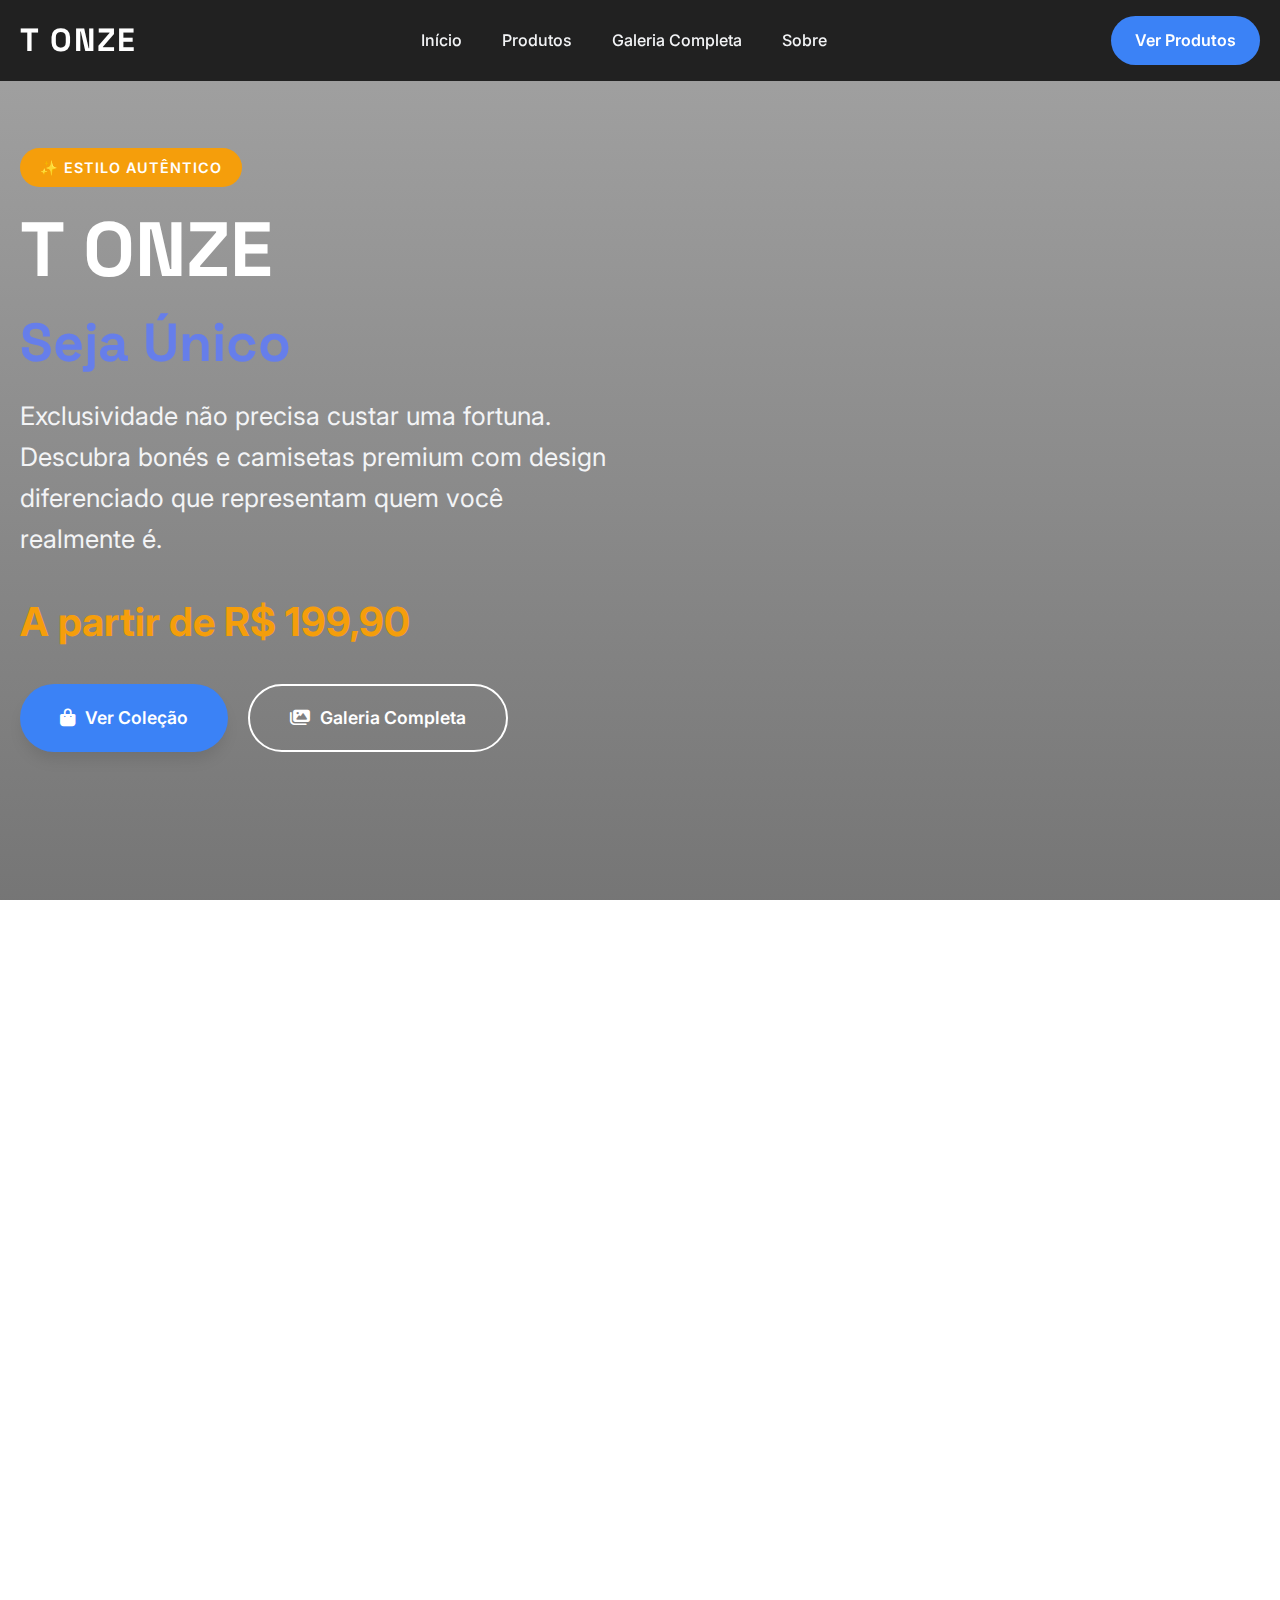
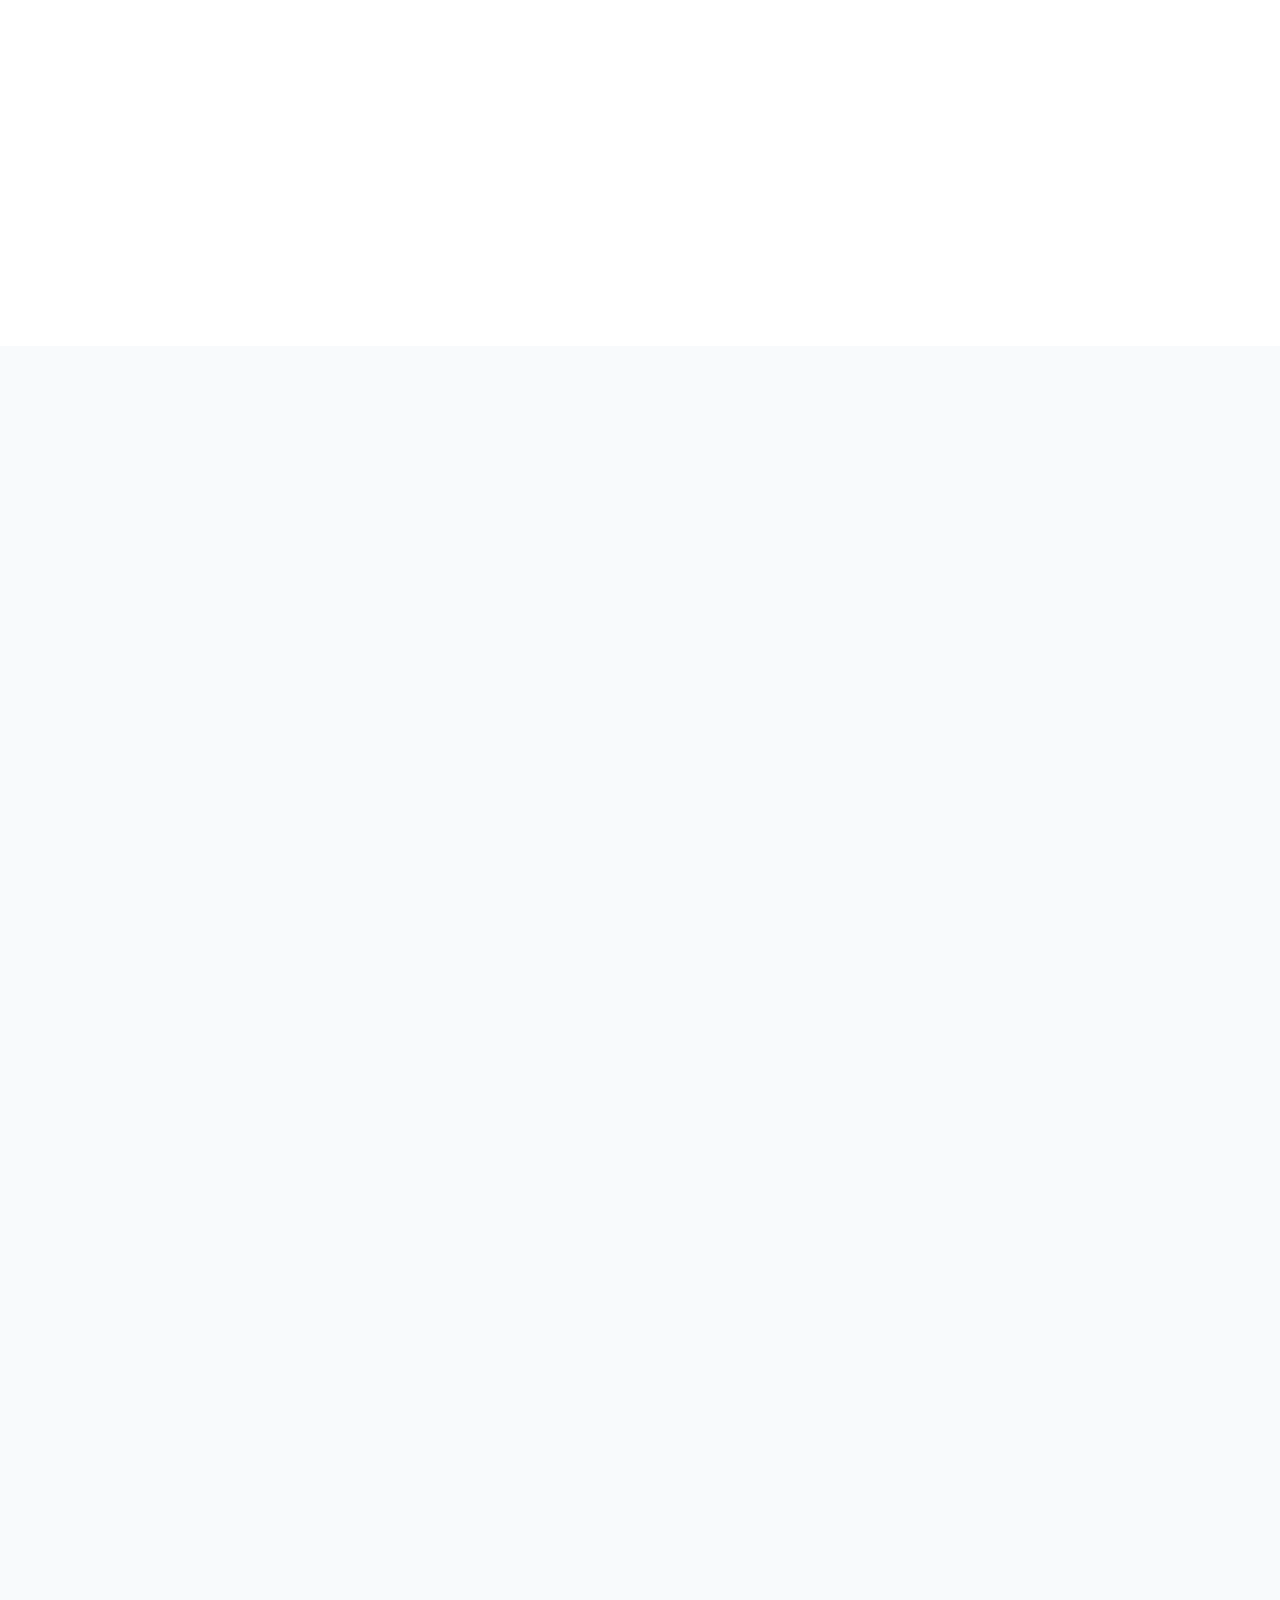
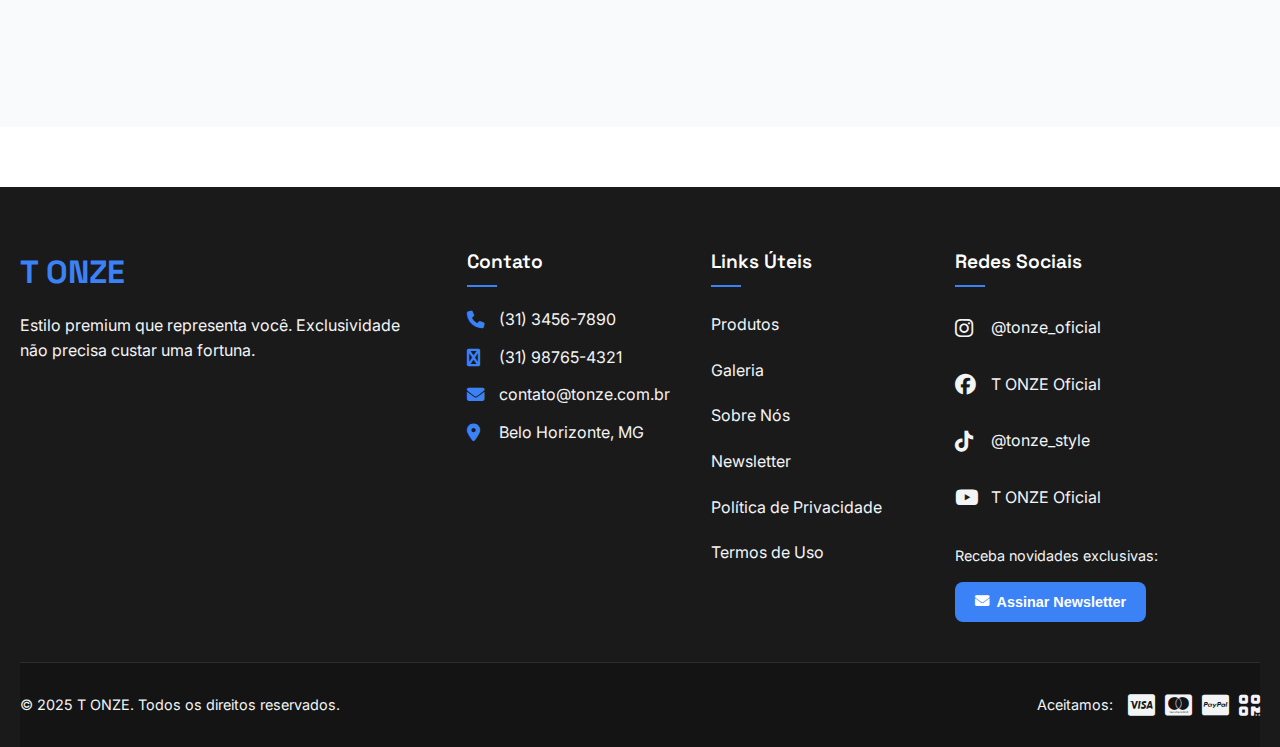
<file: index.html>
<!DOCTYPE html>
<html lang="pt-BR">
<head>
    <meta charset="UTF-8">
    <meta name="viewport" content="width=device-width, initial-scale=1.0">
    <title>T ONZE - Estilo Premium que Representa Você | Bonés e Camisetas Exclusivos</title>
    <meta name="description" content="T ONZE - A marca que entende seu estilo. Bonés e camisetas premium com design exclusivo, qualidade superior e preço justo. Exclusividade não precisa custar uma fortuna.">
    <meta name="keywords" content="bonés premium, camisetas exclusivas, T ONZE, streetwear, estilo urbano, moda masculina"
    
    <!-- Fonts -->
    <link rel="preconnect" href="https://fonts.googleapis.com">
    <link rel="preconnect" href="https://fonts.gstatic.com" crossorigin>
    <link href="https://fonts.googleapis.com/css2?family=Inter:wght@300;400;500;600;700;800;900&family=Space+Grotesk:wght@300;400;500;600;700&display=swap" rel="stylesheet">
    
    <!-- Icons -->
    <link href="https://cdnjs.cloudflare.com/ajax/libs/font-awesome/6.4.0/css/all.min.css" rel="stylesheet">
    
    <!-- Styles -->
    <link rel="stylesheet" href="styles.css">
</head>
<body>
    <!-- Header -->
    <header class="header" id="header">
        <div class="container">
            <nav class="nav">
                <a href="#" class="logo">T ONZE</a>                <ul class="nav-menu" id="navMenu">
                    <li><a href="#home" class="nav-link">Início</a></li>
                    <li><a href="#produtos" class="nav-link">Produtos</a></li>
                    <li><a href="galeria.html" class="nav-link">Galeria Completa</a></li>
                    <li><a href="#sobre" class="nav-link">Sobre</a></li>
                </ul>
                <a href="#produtos" class="header-cta">Ver Produtos</a>
                <button class="menu-toggle" id="menuToggle">
                    <i class="fas fa-bars"></i>
                </button>
            </nav>
        </div>
    </header>    <!-- Hero Section -->
    <section class="hero" id="home">
        <div class="container">
            <div class="hero-content fade-in-up">
                <div class="hero-text">
                    <div class="launch-badge">✨ Estilo Autêntico</div>
                    <h1 class="hero-title">T ONZE<br><span style="font-size: 0.7em; color: #667eea;">Seja Único</span></h1>
                    <p class="hero-subtitle">Exclusividade não precisa custar uma fortuna. Descubra bonés e camisetas premium com design diferenciado que representam quem você realmente é.</p>
                    <div class="hero-price">A partir de R$ 199,90</div>
                    <div class="hero-buttons">
                        <a href="#produtos" class="btn-primary">
                            <i class="fas fa-shopping-bag"></i>
                            Ver Coleção
                        </a>
                        <a href="galeria.html" class="btn-secondary">
                            <i class="fas fa-images"></i>
                            Galeria Completa
                        </a>
                    </div>
                </div>
                
                <div class="hero-product">
                    <div class="hero-product-image float-animation" style="background-image: url('img/Imagem do WhatsApp de 2025-06-19 à(s) 15.17.26_c4bf92af.jpg'); background-size: cover; background-position: center; width: 100%; height: 100%; border-radius: 20px;"></div>
                </div>
            </div>
        </div>
    </section>    <!-- Features Section -->
    <section class="features" id="sobre">
        <div class="container">
            <h2 class="section-title scroll-animate">Por que escolher T ONZE?</h2>
            
            <div class="features-grid scroll-animate">
                <div class="feature-card">
                    <div class="feature-icon">
                        <i class="fas fa-star"></i>
                    </div>
                    <h3 class="feature-title">Design Exclusivo</h3>
                    <p class="feature-description">Peças com design diferenciado que fogem do padrão. Você não vai encontrar igual em qualquer lugar.</p>
                </div>

                <div class="feature-card">
                    <div class="feature-icon">
                        <i class="fas fa-medal"></i>
                    </div>
                    <h3 class="feature-title">Qualidade Premium</h3>
                    <p class="feature-description">Materiais de primeira linha que garantem durabilidade. Nada de tecido que torce na costura ou desbota em 2 lavagens.</p>
                </div>

                <div class="feature-card">
                    <div class="feature-icon">
                        <i class="fas fa-heart"></i>
                    </div>
                    <h3 class="feature-title">Preço Justo</h3>
                    <p class="feature-description">Estilo premium sem pagar fortunas por uma marca famosa. Qualidade que você merece pelo preço que cabe no bolso.</p>
                </div>

                <div class="feature-card">
                    <div class="feature-icon">
                        <i class="fas fa-user"></i>
                    </div>
                    <h3 class="feature-title">Representa Você</h3>
                    <p class="feature-description">Peças que expressam sua personalidade autêntica. Para quem quer se destacar sendo quem realmente é.</p>
                </div>

                <div class="feature-card">
                    <div class="feature-icon">
                        <i class="fas fa-shield-alt"></i>
                    </div>
                    <h3 class="feature-title">Garantia de Satisfação</h3>
                    <p class="feature-description">Troca fácil e devolução garantida. Se não ficar satisfeito, devolvemos seu dinheiro sem complicação.</p>
                </div>

                <div class="feature-card">
                    <div class="feature-icon">
                        <i class="fas fa-shipping-fast"></i>
                    </div>
                    <h3 class="feature-title">Entrega Rápida</h3>
                    <p class="feature-description">Enviamos para todo o Brasil com frete grátis acima de R$ 200. Receba em casa com segurança e agilidade.</p>
                </div>
            </div>
        </div>
    </section>    <!-- Products Section -->
    <section class="products" id="produtos">
        <div class="container">
            <h2 class="section-title scroll-animate">Nossa Coleção</h2>
            <p class="section-subtitle scroll-animate">Conheça nossos produtos em destaque</p>
            
            <div class="products-grid scroll-animate">
                <div class="product-card">
                    <div class="product-image" style="background-image: url('img/Imagem do WhatsApp de 2025-06-19 à(s) 15.17.26_c4bf92af.jpg')">
                        <div class="product-overlay">
                            <div class="product-actions">
                                <a href="#" class="btn-product">Ver Detalhes</a>
                            </div>
                        </div>
                    </div>
                    <div class="product-info">
                        <h3 class="product-title">T ONZE Classic Black</h3>
                        <p class="product-description">Preto clássico, design atemporal</p>
                        <div class="product-price">R$ 199,90</div>
                    </div>
                </div>

                <div class="product-card">
                    <div class="product-image" style="background-image: url('img/Imagem do WhatsApp de 2025-06-19 à(s) 15.17.26_cb1bb060.jpg')">
                        <div class="product-overlay">
                            <div class="product-actions">
                                <a href="#" class="btn-product">Ver Detalhes</a>
                            </div>
                        </div>
                    </div>
                    <div class="product-info">
                        <h3 class="product-title">T ONZE Urban Style</h3>
                        <p class="product-description">Estilo urbano moderno e exclusivo</p>
                        <div class="product-price">R$ 229,90</div>
                    </div>
                </div>

                <div class="product-card">
                    <div class="product-image" style="background-image: url('img/Imagem do WhatsApp de 2025-06-19 à(s) 15.17.26_f77f704a.jpg')">
                        <div class="product-overlay">
                            <div class="product-actions">
                                <a href="#" class="btn-product">Ver Detalhes</a>
                            </div>
                        </div>
                    </div>
                    <div class="product-info">
                        <h3 class="product-title">T ONZE Sport Edition</h3>
                        <p class="product-description">Performance e conforto superiores</p>
                        <div class="product-price">R$ 269,90</div>
                    </div>
                </div>

                <div class="product-card">
                    <div class="product-image" style="background-image: url('img/Imagem do WhatsApp de 2025-06-19 à(s) 15.17.27_c144160f.jpg')">
                        <div class="product-overlay">
                            <div class="product-actions">
                                <a href="#" class="btn-product">Ver Detalhes</a>
                            </div>
                        </div>
                    </div>
                    <div class="product-info">
                        <h3 class="product-title">T ONZE Signature</h3>
                        <p class="product-description">Nossa linha premium signature</p>
                        <div class="product-price">R$ 299,90</div>
                    </div>
                </div>

                <div class="product-card">
                    <div class="product-image" style="background-image: url('img/Imagem do WhatsApp de 2025-06-19 à(s) 15.17.27_dd78c2b0.jpg')">
                        <div class="product-overlay">
                            <div class="product-actions">
                                <a href="#" class="btn-product">Ver Detalhes</a>
                            </div>
                        </div>
                    </div>
                    <div class="product-info">
                        <h3 class="product-title">T ONZE Street Culture</h3>
                        <p class="product-description">Celebre a cultura de rua com estilo</p>
                        <div class="product-price">R$ 249,90</div>
                    </div>
                </div>
            </div>
            
            <div class="section-cta scroll-animate">
                <a href="galeria.html" class="btn-primary">
                    <i class="fas fa-images"></i>
                    Ver Todos os Produtos
                </a>
            </div>
        </div>
    </section>

    <!-- Footer -->
    <footer class="footer">
        <div class="container">
            <div class="footer-content">
                <div class="footer-section">
                    <div class="footer-logo">
                        <h3>T ONZE</h3>
                        <p>Estilo premium que representa você. Exclusividade não precisa custar uma fortuna.</p>
                    </div>
                </div>
                
                <div class="footer-section">
                    <h4>Contato</h4>
                    <div class="contact-info">
                        <div class="contact-item">
                            <i class="fas fa-phone"></i>
                            <span>(31) 3456-7890</span>
                        </div>
                        <div class="contact-item">
                            <i class="fas fa-whatsapp"></i>
                            <span>(31) 98765-4321</span>
                        </div>
                        <div class="contact-item">
                            <i class="fas fa-envelope"></i>
                            <span>contato@tonze.com.br</span>
                        </div>
                        <div class="contact-item">
                            <i class="fas fa-map-marker-alt"></i>
                            <span>Belo Horizonte, MG</span>
                        </div>
                    </div>
                </div>
                
                <div class="footer-section">
                    <h4>Links Úteis</h4>
                    <ul class="footer-links">
                        <li><a href="#produtos">Produtos</a></li>
                        <li><a href="galeria.html">Galeria</a></li>
                        <li><a href="#sobre">Sobre Nós</a></li>
                        <li><a href="#" data-modal="newsletter">Newsletter</a></li>
                        <li><a href="#">Política de Privacidade</a></li>
                        <li><a href="#">Termos de Uso</a></li>
                    </ul>
                </div>
                
                <div class="footer-section">
                    <h4>Redes Sociais</h4>
                    <div class="social-links">
                        <a href="https://instagram.com/tonze_oficial" target="_blank" class="social-link">
                            <i class="fab fa-instagram"></i>
                            <span>@tonze_oficial</span>
                        </a>
                        <a href="https://facebook.com/tonzeoficial" target="_blank" class="social-link">
                            <i class="fab fa-facebook"></i>
                            <span>T ONZE Oficial</span>
                        </a>
                        <a href="https://tiktok.com/@tonze_style" target="_blank" class="social-link">
                            <i class="fab fa-tiktok"></i>
                            <span>@tonze_style</span>
                        </a>
                        <a href="https://youtube.com/@tonzeoficial" target="_blank" class="social-link">
                            <i class="fab fa-youtube"></i>
                            <span>T ONZE Oficial</span>
                        </a>
                    </div>
                    
                    <div class="newsletter-signup">
                        <p>Receba novidades exclusivas:</p>
                        <button class="btn-newsletter-footer" data-modal="newsletter">
                            <i class="fas fa-envelope"></i>
                            Assinar Newsletter
                        </button>
                    </div>
                </div>
            </div>
            
            <div class="footer-bottom">
                <div class="footer-bottom-content">
                    <p>&copy; 2025 T ONZE. Todos os direitos reservados.</p>
                    <div class="payment-methods">
                        <span>Aceitamos:</span>
                        <div class="payment-icons">
                            <i class="fab fa-cc-visa"></i>
                            <i class="fab fa-cc-mastercard"></i>
                            <i class="fab fa-cc-paypal"></i>
                            <i class="fas fa-qrcode" title="PIX"></i>
                        </div>
                    </div>
                </div>
            </div>
        </div>
    </footer>

    <!-- CTA Section -->
   
    <!-- JavaScript -->
    <script src="script.js"></script>
</html>
</file>
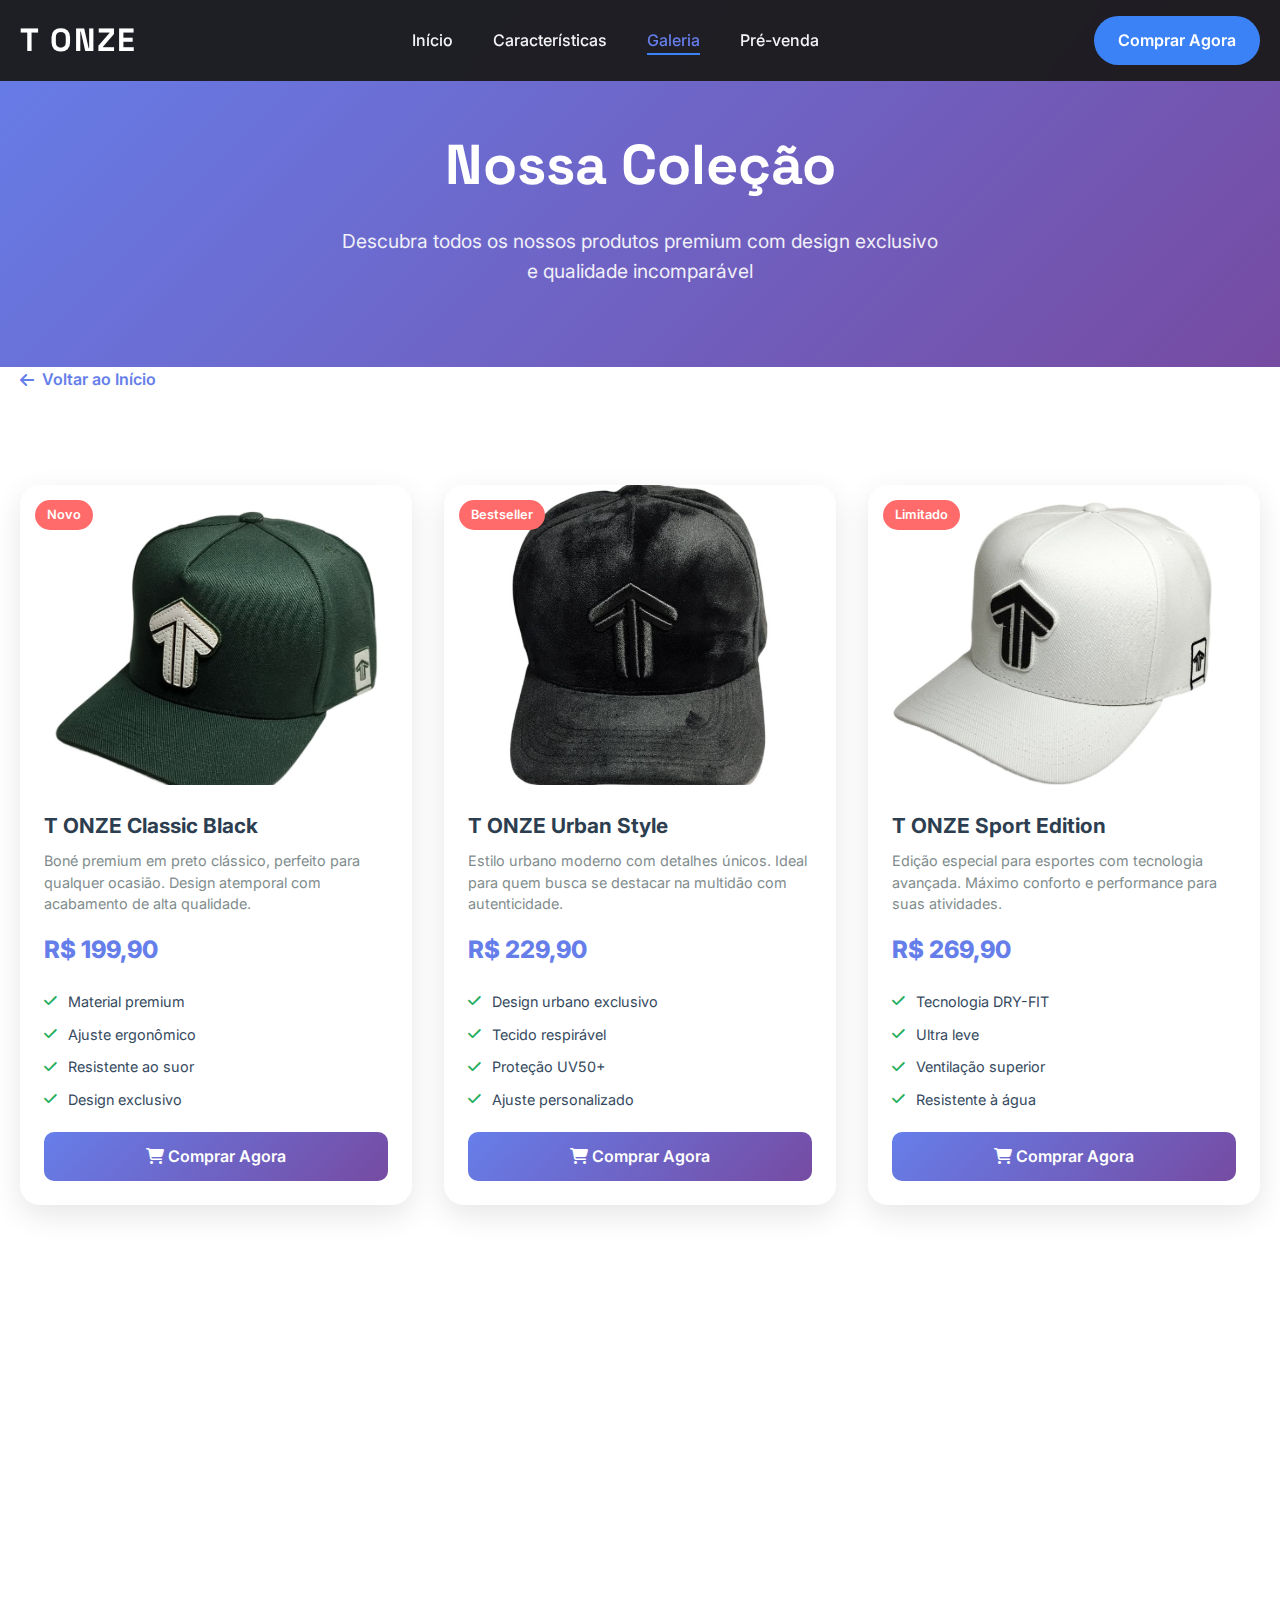
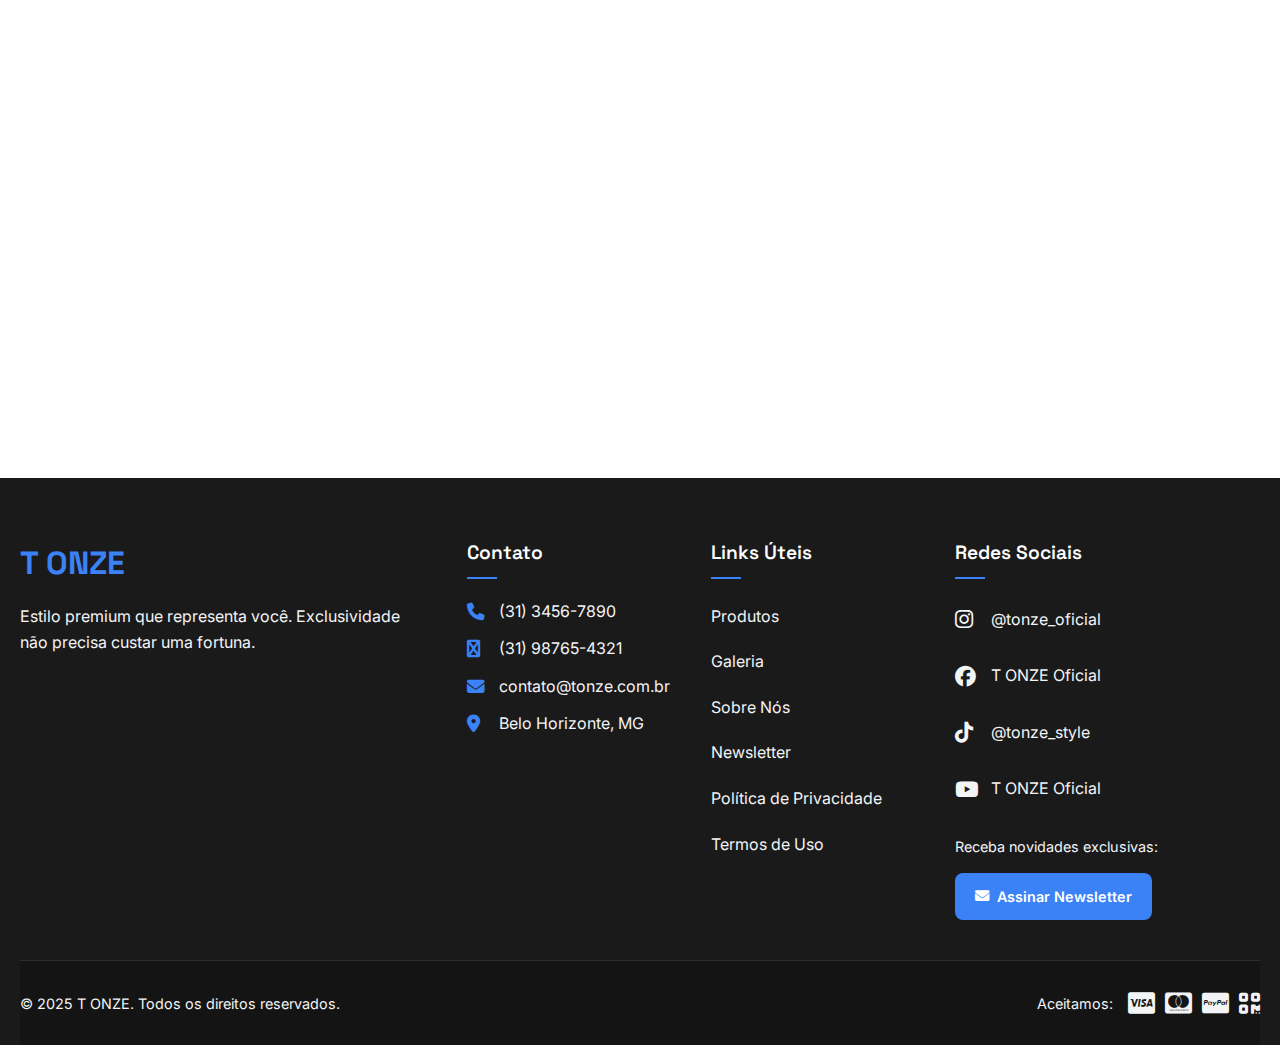
<file: galeria.html>
<!DOCTYPE html>
<html lang="pt-BR">
<head>
    <meta charset="UTF-8">
    <meta name="viewport" content="width=device-width, initial-scale=1.0">
    <title>Galeria de Produtos - T ONZE | Estilo Premium</title>
    <meta name="description" content="Conheça toda a coleção T ONZE - Bonés premium com design exclusivo e qualidade incomparável.">
    <meta name="keywords" content="bonés premium, T ONZE, coleção, galeria produtos">
    
    <!-- Fonts -->
    <link rel="preconnect" href="https://fonts.googleapis.com">
    <link rel="preconnect" href="https://fonts.gstatic.com" crossorigin>
    <link href="https://fonts.googleapis.com/css2?family=Inter:wght@300;400;500;600;700;800;900&family=Space+Grotesk:wght@300;400;500;600;700&display=swap" rel="stylesheet">
    
    <!-- Icons -->
    <link href="https://cdnjs.cloudflare.com/ajax/libs/font-awesome/6.4.0/css/all.min.css" rel="stylesheet">
    
    <!-- Styles -->
    <link rel="stylesheet" href="styles.css">
    
    <style>
        .gallery-header {
            background: linear-gradient(135deg, #667eea 0%, #764ba2 100%);
            padding: 120px 0 80px;
            text-align: center;
            color: white;
        }
        
        .gallery-header h1 {
            font-size: 3.5rem;
            font-weight: 800;
            margin-bottom: 1rem;
            font-family: 'Space Grotesk', sans-serif;
        }
        
        .gallery-header p {
            font-size: 1.2rem;
            max-width: 600px;
            margin: 0 auto;
            opacity: 0.9;
        }
        
        .products-grid {
            display: grid;
            grid-template-columns: repeat(auto-fit, minmax(300px, 1fr));
            gap: 2rem;
            padding: 60px 0;
        }
        
        .product-card {
            background: white;
            border-radius: 20px;
            overflow: hidden;
            box-shadow: 0 10px 30px rgba(0,0,0,0.1);
            transition: transform 0.3s ease, box-shadow 0.3s ease;
            position: relative;
        }
        
        .product-card:hover {
            transform: translateY(-10px);
            box-shadow: 0 20px 50px rgba(0,0,0,0.2);
        }
        
        .product-image {
            height: 300px;
            background-size: cover;
            background-position: center;
            position: relative;
            overflow: hidden;
        }
        
        .product-badge {
            position: absolute;
            top: 15px;
            left: 15px;
            background: #ff6b6b;
            color: white;
            padding: 5px 12px;
            border-radius: 20px;
            font-size: 0.8rem;
            font-weight: 600;
        }
        
        .product-info {
            padding: 1.5rem;
        }
        
        .product-title {
            font-size: 1.3rem;
            font-weight: 700;
            margin-bottom: 0.5rem;
            color: #2c3e50;
        }
        
        .product-description {
            color: #7f8c8d;
            margin-bottom: 1rem;
            font-size: 0.9rem;
            line-height: 1.5;
        }
        
        .product-price {
            font-size: 1.5rem;
            font-weight: 800;
            color: #667eea;
            margin-bottom: 1rem;
        }
        
        .product-features {
            list-style: none;
            padding: 0;
            margin: 1rem 0;
        }
        
        .product-features li {
            padding: 0.3rem 0;
            color: #34495e;
            font-size: 0.9rem;
            display: flex;
            align-items: center;
        }
        
        .product-features li i {
            margin-right: 0.5rem;
            color: #27ae60;
            width: 16px;
        }
        
        .btn-product {
            width: 100%;
            padding: 12px;
            background: linear-gradient(135deg, #667eea 0%, #764ba2 100%);
            color: white;
            text-decoration: none;
            border-radius: 10px;
            font-weight: 600;
            text-align: center;
            transition: transform 0.2s ease;
            display: block;
        }
        
        .btn-product:hover {
            transform: scale(1.05);
            color: white;
        }
        
        .nav-link.active {
            color: #667eea !important;
        }
        
        .back-home {
            display: inline-flex;
            align-items: center;
            gap: 0.5rem;
            color: #667eea;
            text-decoration: none;
            font-weight: 600;
            margin-bottom: 2rem;
            transition: color 0.3s ease;
        }
        
        .back-home:hover {
            color: #764ba2;
        }
        
        @media (max-width: 768px) {
            .gallery-header h1 {
                font-size: 2.5rem;
            }
            
            .products-grid {
                grid-template-columns: 1fr;
                padding: 40px 0;
            }
        }
    </style>
</head>
<body>
    <!-- Header -->
    <header class="header" id="header">
        <div class="container">
            <nav class="nav">
                <a href="index.html" class="logo">T ONZE</a>
                <ul class="nav-menu" id="navMenu">
                    <li><a href="index.html" class="nav-link">Início</a></li>
                    <li><a href="index.html#features" class="nav-link">Características</a></li>
                    <li><a href="galeria.html" class="nav-link active">Galeria</a></li>
                    <li><a href="index.html#preorder" class="nav-link">Pré-venda</a></li>
                </ul>
                <a href="index.html#preorder" class="header-cta">Comprar Agora</a>
                <button class="menu-toggle" id="menuToggle">
                    <i class="fas fa-bars"></i>
                </button>
            </nav>
        </div>
    </header>

    <!-- Gallery Header -->
    <section class="gallery-header">
        <div class="container">
            <h1>Nossa Coleção</h1>
            <p>Descubra todos os nossos produtos premium com design exclusivo e qualidade incomparável</p>
        </div>
    </section>

    <!-- Products Section -->
    <section class="products-section">
        <div class="container">
            <a href="index.html" class="back-home">
                <i class="fas fa-arrow-left"></i>
                Voltar ao Início
            </a>
            
            <div class="products-grid">
                <!-- Produto 1 -->
                <div class="product-card scroll-animate">
                    <div class="product-image" style="background-image: url('img/Imagem do WhatsApp de 2025-06-19 à(s) 15.17.26_c4bf92af.jpg')">
                        <div class="product-badge">Novo</div>
                    </div>
                    <div class="product-info">
                        <h3 class="product-title">T ONZE Classic Black</h3>
                        <p class="product-description">Boné premium em preto clássico, perfeito para qualquer ocasião. Design atemporal com acabamento de alta qualidade.</p>
                        <div class="product-price">R$ 199,90</div>
                        <ul class="product-features">
                            <li><i class="fas fa-check"></i> Material premium</li>
                            <li><i class="fas fa-check"></i> Ajuste ergonômico</li>
                            <li><i class="fas fa-check"></i> Resistente ao suor</li>
                            <li><i class="fas fa-check"></i> Design exclusivo</li>
                        </ul>
                        <a href="#" class="btn-product">
                            <i class="fas fa-shopping-cart"></i>
                            Comprar Agora
                        </a>
                    </div>
                </div>

                <!-- Produto 2 -->
                <div class="product-card scroll-animate">
                    <div class="product-image" style="background-image: url('img/Imagem do WhatsApp de 2025-06-19 à(s) 15.17.26_cb1bb060.jpg')">
                        <div class="product-badge">Bestseller</div>
                    </div>
                    <div class="product-info">
                        <h3 class="product-title">T ONZE Urban Style</h3>
                        <p class="product-description">Estilo urbano moderno com detalhes únicos. Ideal para quem busca se destacar na multidão com autenticidade.</p>
                        <div class="product-price">R$ 229,90</div>
                        <ul class="product-features">
                            <li><i class="fas fa-check"></i> Design urbano exclusivo</li>
                            <li><i class="fas fa-check"></i> Tecido respirável</li>
                            <li><i class="fas fa-check"></i> Proteção UV50+</li>
                            <li><i class="fas fa-check"></i> Ajuste personalizado</li>
                        </ul>
                        <a href="#" class="btn-product">
                            <i class="fas fa-shopping-cart"></i>
                            Comprar Agora
                        </a>
                    </div>
                </div>

                <!-- Produto 3 -->
                <div class="product-card scroll-animate">
                    <div class="product-image" style="background-image: url('img/Imagem do WhatsApp de 2025-06-19 à(s) 15.17.26_f77f704a.jpg')">
                        <div class="product-badge">Limitado</div>
                    </div>
                    <div class="product-info">
                        <h3 class="product-title">T ONZE Sport Edition</h3>
                        <p class="product-description">Edição especial para esportes com tecnologia avançada. Máximo conforto e performance para suas atividades.</p>
                        <div class="product-price">R$ 269,90</div>
                        <ul class="product-features">
                            <li><i class="fas fa-check"></i> Tecnologia DRY-FIT</li>
                            <li><i class="fas fa-check"></i> Ultra leve</li>
                            <li><i class="fas fa-check"></i> Ventilação superior</li>
                            <li><i class="fas fa-check"></i> Resistente à água</li>
                        </ul>
                        <a href="#" class="btn-product">
                            <i class="fas fa-shopping-cart"></i>
                            Comprar Agora
                        </a>
                    </div>
                </div>

                <!-- Produto 4 -->
                <div class="product-card scroll-animate">
                    <div class="product-image" style="background-image: url('img/Imagem do WhatsApp de 2025-06-19 à(s) 15.17.27_c144160f.jpg')">
                        <div class="product-badge">Premium</div>
                    </div>
                    <div class="product-info">
                        <h3 class="product-title">T ONZE Signature</h3>
                        <p class="product-description">Nossa linha signature com materiais de primeira qualidade. O que há de melhor em design e funcionalidade.</p>
                        <div class="product-price">R$ 299,90</div>
                        <ul class="product-features">
                            <li><i class="fas fa-check"></i> Materiais premium</li>
                            <li><i class="fas fa-check"></i> Edição limitada</li>
                            <li><i class="fas fa-check"></i> Bordado exclusivo</li>
                            <li><i class="fas fa-check"></i> Garantia estendida</li>
                        </ul>
                        <a href="#" class="btn-product">
                            <i class="fas fa-shopping-cart"></i>
                            Comprar Agora
                        </a>
                    </div>
                </div>

                <!-- Produto 5 -->
                <div class="product-card scroll-animate">
                    <div class="product-image" style="background-image: url('img/Imagem do WhatsApp de 2025-06-19 à(s) 15.17.27_dd78c2b0.jpg')">
                        <div class="product-badge">Exclusivo</div>
                    </div>
                    <div class="product-info">
                        <h3 class="product-title">T ONZE Street Culture</h3>
                        <p class="product-description">Celebre a cultura de rua com estilo único. Design inspirado na diversidade urbana e na expressão pessoal.</p>
                        <div class="product-price">R$ 249,90</div>
                        <ul class="product-features">
                            <li><i class="fas fa-check"></i> Design street art</li>
                            <li><i class="fas fa-check"></i> Cores vibrantes</li>
                            <li><i class="fas fa-check"></i> Conforto total</li>
                            <li><i class="fas fa-check"></i> Estilo autêntico</li>
                        </ul>
                        <a href="#" class="btn-product">
                            <i class="fas fa-shopping-cart"></i>
                            Comprar Agora
                        </a>
                    </div>
                </div>
            </div>
        </div>
    </section>

    <!-- Footer -->
    <footer class="footer">
        <div class="container">
            <div class="footer-content">
                <div class="footer-section">
                    <div class="footer-logo">
                        <h3>T ONZE</h3>
                        <p>Estilo premium que representa você. Exclusividade não precisa custar uma fortuna.</p>
                    </div>
                </div>
                
                <div class="footer-section">
                    <h4>Contato</h4>
                    <div class="contact-info">
                        <div class="contact-item">
                            <i class="fas fa-phone"></i>
                            <span>(31) 3456-7890</span>
                        </div>
                        <div class="contact-item">
                            <i class="fas fa-whatsapp"></i>
                            <span>(31) 98765-4321</span>
                        </div>
                        <div class="contact-item">
                            <i class="fas fa-envelope"></i>
                            <span>contato@tonze.com.br</span>
                        </div>
                        <div class="contact-item">
                            <i class="fas fa-map-marker-alt"></i>
                            <span>Belo Horizonte, MG</span>
                        </div>
                    </div>
                </div>
                
                <div class="footer-section">
                    <h4>Links Úteis</h4>
                    <ul class="footer-links">
                        <li><a href="index.html#produtos">Produtos</a></li>
                        <li><a href="galeria.html">Galeria</a></li>
                        <li><a href="index.html#sobre">Sobre Nós</a></li>
                        <li><a href="index.html" data-modal="newsletter">Newsletter</a></li>
                        <li><a href="#">Política de Privacidade</a></li>
                        <li><a href="#">Termos de Uso</a></li>
                    </ul>
                </div>
                
                <div class="footer-section">
                    <h4>Redes Sociais</h4>
                    <div class="social-links">
                        <a href="https://instagram.com/tonze_oficial" target="_blank" class="social-link">
                            <i class="fab fa-instagram"></i>
                            <span>@tonze_oficial</span>
                        </a>
                        <a href="https://facebook.com/tonzeoficial" target="_blank" class="social-link">
                            <i class="fab fa-facebook"></i>
                            <span>T ONZE Oficial</span>
                        </a>
                        <a href="https://tiktok.com/@tonze_style" target="_blank" class="social-link">
                            <i class="fab fa-tiktok"></i>
                            <span>@tonze_style</span>
                        </a>
                        <a href="https://youtube.com/@tonzeoficial" target="_blank" class="social-link">
                            <i class="fab fa-youtube"></i>
                            <span>T ONZE Oficial</span>
                        </a>
                    </div>
                    
                    <div class="newsletter-signup">
                        <p>Receba novidades exclusivas:</p>
                        <a href="index.html" class="btn-newsletter-footer">
                            <i class="fas fa-envelope"></i>
                            Assinar Newsletter
                        </a>
                    </div>
                </div>
            </div>
            
            <div class="footer-bottom">
                <div class="footer-bottom-content">
                    <p>&copy; 2025 T ONZE. Todos os direitos reservados.</p>
                    <div class="payment-methods">
                        <span>Aceitamos:</span>
                        <div class="payment-icons">
                            <i class="fab fa-cc-visa"></i>
                            <i class="fab fa-cc-mastercard"></i>
                            <i class="fab fa-cc-paypal"></i>
                            <i class="fas fa-qrcode" title="PIX"></i>
                        </div>
                    </div>
                </div>
            </div>
        </div>
    </footer>

    <!-- JavaScript -->
    <script src="script.js"></script>
</body>
</html>
</file>
<file: styles.css>
/* T ONZE - Landing Page Styles */

* {
    margin: 0;
    padding: 0;
    box-sizing: border-box;
}

:root {
    --primary-dark: #1a1a1a;
    --primary-medium: #2d2d2d;
    --primary-light: #404040;
    --accent-gray: #6b7280;
    --light-gray: #f3f4f6;
    --pure-white: #ffffff;
    --accent-color: #3b82f6;
    --accent-orange: #f59e0b;
    --gradient-primary: linear-gradient(135deg, #1a1a1a 0%, #2d2d2d 100%);
    --gradient-accent: linear-gradient(135deg, #6b7280 0%, #404040 100%);
    --shadow-light: 0 4px 6px -1px rgba(0, 0, 0, 0.1);
    --shadow-medium: 0 10px 15px -3px rgba(0, 0, 0, 0.1);
    --shadow-heavy: 0 25px 50px -12px rgba(0, 0, 0, 0.25);
    --border-radius: 20px;
}

body {
    font-family: 'Inter', sans-serif;
    line-height: 1.6;
    color: var(--primary-dark);
    overflow-x: hidden;
    scroll-behavior: smooth;
}

.container {
    max-width: 1400px;
    margin: 0 auto;
    padding: 0 20px;
}

/* Header */
.header {
    background: rgba(26, 26, 26, 0.95);
    backdrop-filter: blur(20px);
    position: fixed;
    top: 0;
    left: 0;
    right: 0;
    z-index: 1000;
    padding: 15px 0;
    transition: all 0.3s ease;
}

.header.scrolled {
    background: rgba(26, 26, 26, 0.98);
    box-shadow: var(--shadow-medium);
    padding: 10px 0;
}

.nav {
    display: flex;
    justify-content: space-between;
    align-items: center;
}

.logo {
    font-family: 'Space Grotesk', sans-serif;
    font-size: 2rem;
    font-weight: 700;
    color: var(--pure-white);
    text-decoration: none;
    letter-spacing: 2px;
}

.nav-menu {
    display: flex;
    list-style: none;
    gap: 40px;
    align-items: center;
}

.nav-link {
    color: var(--light-gray);
    text-decoration: none;
    font-weight: 500;
    transition: all 0.3s ease;
    position: relative;
}

.nav-link:hover {
    color: var(--pure-white);
}

.nav-link::after {
    content: '';
    position: absolute;
    bottom: -5px;
    left: 0;
    width: 0;
    height: 2px;
    background: var(--accent-color);
    transition: width 0.3s ease;
}

.nav-link:hover::after {
    width: 100%;
}

.header-cta {
    background: var(--accent-color);
    color: var(--pure-white);
    padding: 12px 24px;
    border-radius: 25px;
    text-decoration: none;
    font-weight: 600;
    transition: all 0.3s ease;
}

.header-cta:hover {
    background: var(--accent-orange);
    transform: translateY(-2px);
}

.menu-toggle {
    display: none;
    background: none;
    border: none;
    color: var(--pure-white);
    font-size: 1.5rem;
    cursor: pointer;
}

/* Hero Section */
.hero {
    height: 100vh;
    background: linear-gradient(rgba(26, 26, 26, 0.4), rgba(26, 26, 26, 0.6)), 
                url('https://images.unsplash.com/photo-1556306535-38febf6782e7?ixlib=rb-4.0.3&ixid=M3wxMjA3fDB8MHxwaG90by1wYWdlfHx8fGVufDB8fHx8fA%3D%3D&auto=format&fit=crop&w=2070&q=80');
    background-size: cover;
    background-position: center;
    background-attachment: fixed;
    display: flex;
    align-items: center;
    position: relative;
}

.hero-content {
    display: grid;
    grid-template-columns: 1fr 1fr;
    gap: 60px;
    align-items: center;
    width: 100%;
}

.hero-text {
    color: var(--pure-white);
}

.launch-badge {
    display: inline-block;
    background: var(--accent-orange);
    color: var(--pure-white);
    padding: 8px 20px;
    border-radius: 25px;
    font-size: 0.9rem;
    font-weight: 600;
    margin-bottom: 20px;
    text-transform: uppercase;
    letter-spacing: 1px;
}

.hero-title {
    font-family: 'Space Grotesk', sans-serif;
    font-size: clamp(3rem, 6vw, 5rem);
    font-weight: 800;
    margin-bottom: 20px;
    line-height: 1.1;
}

.hero-subtitle {
    font-size: clamp(1.2rem, 2vw, 1.6rem);
    margin-bottom: 30px;
    color: var(--light-gray);
    line-height: 1.6;
}

.hero-price {
    font-size: 2.5rem;
    font-weight: 700;
    color: var(--accent-orange);
    margin-bottom: 30px;
}

.hero-buttons {
    display: flex;
    gap: 20px;
    flex-wrap: wrap;
}

.btn-primary {
    background: var(--accent-color);
    color: var(--pure-white);
    padding: 18px 40px;
    border: none;
    border-radius: 50px;
    font-weight: 600;
    text-decoration: none;
    transition: all 0.3s ease;
    box-shadow: var(--shadow-medium);
    font-size: 1.1rem;
    display: inline-flex;
    align-items: center;
    gap: 10px;
}

.btn-primary:hover {
    background: var(--accent-orange);
    transform: translateY(-3px);
    box-shadow: var(--shadow-heavy);
}

.btn-secondary {
    background: transparent;
    color: var(--pure-white);
    padding: 18px 40px;
    border: 2px solid var(--pure-white);
    border-radius: 50px;
    font-weight: 600;
    text-decoration: none;
    transition: all 0.3s ease;
    font-size: 1.1rem;
    display: inline-flex;
    align-items: center;
    gap: 10px;
}

.btn-secondary:hover {
    background: var(--pure-white);
    color: var(--primary-dark);
}

.hero-product {
    position: relative;
    text-align: center;
}

.hero-product-image {
    width: 100%;
    height: 100%;
    border-radius: 20px;
    background-size: cover;
    background-position: center;
    background-repeat: no-repeat;
}

.hero-product-image::before {
    content: '';
    position: absolute;
    top: 0;
    left: 0;
    right: 0;
    bottom: 0;
    background: linear-gradient(45deg, rgba(59, 130, 246, 0.1), rgba(245, 158, 11, 0.1));
    transition: opacity 0.3s ease;
}

.hero-product-image:hover::before {
    opacity: 0;
}

/* Features Section */
.features {
    padding: 120px 0;
    background: var(--pure-white);
}

.section-title {
    font-family: 'Space Grotesk', sans-serif;
    font-size: clamp(2.5rem, 4vw, 3.5rem);
    font-weight: 700;
    text-align: center;
    margin-bottom: 60px;
    color: var(--primary-dark);
}

.features-grid {
    display: grid;
    grid-template-columns: repeat(auto-fit, minmax(300px, 1fr));
    gap: 40px;
}

.feature-card {
    background: var(--pure-white);
    padding: 40px 30px;
    border-radius: var(--border-radius);
    box-shadow: var(--shadow-light);
    text-align: center;
    transition: all 0.3s ease;
    border: 1px solid rgba(107, 114, 128, 0.1);
}

.feature-card:hover {
    transform: translateY(-10px);
    box-shadow: var(--shadow-heavy);
}

.feature-icon {
    width: 80px;
    height: 80px;
    background: var(--gradient-primary);
    border-radius: 50%;
    display: flex;
    align-items: center;
    justify-content: center;
    margin: 0 auto 20px;
    color: var(--pure-white);
    font-size: 2rem;
}

.feature-title {
    font-family: 'Space Grotesk', sans-serif;
    font-size: 1.5rem;
    font-weight: 600;
    margin-bottom: 15px;
    color: var(--primary-dark);
}

.feature-description {
    color: var(--accent-gray);
    line-height: 1.6;
}

/* Product Gallery */
.gallery {
    padding: 120px 0;
    background: var(--light-gray);
}

.gallery-grid {
    display: grid;
    grid-template-columns: repeat(auto-fit, minmax(400px, 1fr));
    gap: 30px;
    margin-top: 60px;
}

.gallery-item {
    height: 400px;
    border-radius: var(--border-radius);
    overflow: hidden;
    position: relative;
    cursor: pointer;
    transition: all 0.3s ease;
}

.gallery-item:hover {
    transform: scale(1.05);
}

.gallery-item {
    background-size: cover;
    background-position: center;
    background-repeat: no-repeat;
}

.gallery-item:nth-child(1) {
    background-image: url('https://images.unsplash.com/photo-1575428652377-a2d80e2277fc?ixlib=rb-4.0.3&ixid=M3wxMjA3fDB8MHxwaG90by1wYWdlfHx8fGVufDB8fHx8fA%3D%3D&auto=format&fit=crop&w=1000&q=80');
}

.gallery-item:nth-child(2) {
    background-image: url('https://images.unsplash.com/photo-1571019613454-1cb2f99b2d8b?ixlib=rb-4.0.3&ixid=M3wxMjA3fDB8MHxwaG90by1wYWdlfHx8fGVufDB8fHx8fA%3D%3D&auto=format&fit=crop&w=1000&q=80');
}

.gallery-item:nth-child(3) {
    background-image: url('https://images.unsplash.com/photo-1521572163474-6864f9cf17ab?ixlib=rb-4.0.3&ixid=M3wxMjA3fDB8MHxwaG90by1wYWdlfHx8fGVufDB8fHx8fA%3D%3D&auto=format&fit=crop&w=1000&q=80');
}

.gallery-overlay {
    position: absolute;
    top: 0;
    left: 0;
    right: 0;
    bottom: 0;
    background: linear-gradient(45deg, rgba(26, 26, 26, 0.7), rgba(59, 130, 246, 0.3));
    display: flex;
    align-items: center;
    justify-content: center;
    opacity: 0;
    transition: opacity 0.3s ease;
}

.gallery-item:hover .gallery-overlay {
    opacity: 1;
}

.gallery-text {
    color: var(--pure-white);
    font-size: 1.2rem;
    font-weight: 600;
    text-align: center;
}

/* Products Section */
.products {
    padding: 100px 0;
    background: #f8fafc;
}

.section-subtitle {
    text-align: center;
    color: var(--accent-gray);
    font-size: 1.1rem;
    margin-bottom: 3rem;
    max-width: 600px;
    margin-left: auto;
    margin-right: auto;
}

.products-grid {
    display: grid;
    grid-template-columns: repeat(auto-fit, minmax(280px, 1fr));
    gap: 2rem;
    margin-bottom: 3rem;
}

.product-card {
    background: white;
    border-radius: var(--border-radius);
    overflow: hidden;
    box-shadow: var(--shadow-light);
    transition: transform 0.3s ease, box-shadow 0.3s ease;
    position: relative;
}

.product-card:hover {
    transform: translateY(-10px);
    box-shadow: var(--shadow-heavy);
}

.product-image {
    height: 250px;
    background-size: cover;
    background-position: center;
    position: relative;
    overflow: hidden;
}

.product-overlay {
    position: absolute;
    top: 0;
    left: 0;
    right: 0;
    bottom: 0;
    background: rgba(0, 0, 0, 0.7);
    display: flex;
    align-items: center;
    justify-content: center;
    opacity: 0;
    transition: opacity 0.3s ease;
}

.product-card:hover .product-overlay {
    opacity: 1;
}

.product-actions {
    text-align: center;
}

.btn-product {
    background: white;
    color: var(--primary-dark);
    padding: 12px 24px;
    border-radius: 25px;
    text-decoration: none;
    font-weight: 600;
    transition: transform 0.2s ease;
    display: inline-block;
}

.btn-product:hover {
    transform: scale(1.05);
    color: var(--primary-dark);
}

.product-info {
    padding: 1.5rem;
}

.product-title {
    font-size: 1.2rem;
    font-weight: 700;
    margin-bottom: 0.5rem;
    color: var(--primary-dark);
}

.product-description {
    color: var(--accent-gray);
    margin-bottom: 1rem;
    font-size: 0.9rem;
}

.product-price {
    font-size: 1.3rem;
    font-weight: 800;
    color: var(--accent-color);
}

.section-cta {
    text-align: center;
    margin-top: 2rem;
}

/* CTA Section Updates */
.cta-benefits {
    display: flex;
    justify-content: center;
    gap: 2rem;
    margin: 2rem 0;
    flex-wrap: wrap;
}

.benefit-item {
    display: flex;
    align-items: center;
    gap: 0.5rem;
    color: rgba(255, 255, 255, 0.9);
    font-size: 0.9rem;
}

.benefit-item i {
    color: var(--accent-color);
    font-size: 1.2rem;
}

/* Modal Base Styles */
.modal {
    position: fixed;
    top: 0;
    left: 0;
    width: 100%;
    height: 100%;
    background: rgba(0, 0, 0, 0.8);
    backdrop-filter: blur(5px);
    display: flex;
    align-items: center;
    justify-content: center;
    z-index: 10000;
    opacity: 0;
    visibility: hidden;
    transition: all 0.3s ease;
}

.modal.active {
    opacity: 1;
    visibility: visible;
}

.modal-content {
    background: white;
    border-radius: 20px;
    max-width: 500px;
    width: 90%;
    max-height: 90vh;
    overflow-y: auto;
    padding: 40px;
    position: relative;
    transform: translateY(50px);
    transition: transform 0.3s ease;
}

.modal.active .modal-content {
    transform: translateY(0);
}

.modal-close {
    position: absolute;
    top: 15px;
    right: 15px;
    background: none;
    border: none;
    font-size: 1.5rem;
    color: var(--accent-gray);
    cursor: pointer;
    width: 40px;
    height: 40px;
    border-radius: 50%;
    display: flex;
    align-items: center;
    justify-content: center;
    transition: all 0.3s ease;
}

.modal-close:hover {
    background: var(--light-gray);
    color: var(--primary-dark);
}

.modal-header {
    text-align: center;
    margin-bottom: 2rem;
}

.modal-title {
    font-family: 'Space Grotesk', sans-serif;
    font-size: 2.5rem;
    font-weight: 700;
    margin-bottom: 0.5rem;
    color: var(--primary-dark);
}

.modal-subtitle {
    color: var(--accent-gray);
    font-size: 1.1rem;
}

.modal-benefits {
    margin-bottom: 2rem;
}

.benefits-title {
    font-size: 1.2rem;
    font-weight: 600;
    margin-bottom: 1rem;
    color: var(--primary-dark);
}

.benefits-list {
    list-style: none;
    padding: 0;
}

.benefits-list .benefit-item {
    display: flex;
    align-items: center;
    gap: 0.75rem;
    padding: 0.75rem 0;
    border-bottom: 1px solid var(--light-gray);
    color: var(--primary-dark);
}

.benefits-list .benefit-item:last-child {
    border-bottom: none;
}

.benefit-icon {
    width: 40px;
    height: 40px;
    background: linear-gradient(135deg, var(--accent-color), #8b5cf6);
    border-radius: 50%;
    display: flex;
    align-items: center;
    justify-content: center;
    color: white;
    font-size: 1rem;
    flex-shrink: 0;
}

.cadastro-form {
    margin-top: 2rem;
}

.form-checkbox {
    display: flex;
    align-items: flex-start;
    gap: 0.5rem;
    margin-bottom: 1rem;
}

.form-checkbox input[type="checkbox"] {
    width: auto;
    margin-top: 0.25rem;
    flex-shrink: 0;
}

.form-checkbox label {
    font-size: 0.9rem;
    line-height: 1.4;
    cursor: pointer;
}

.modal-buttons {
    margin-top: 2rem;
}

.btn-submit {
    width: 100%;
    background: linear-gradient(135deg, var(--accent-color), #8b5cf6);
    color: white;
    border: none;
    padding: 16px 32px;
    border-radius: 12px;
    font-weight: 600;
    font-size: 1.1rem;
    cursor: pointer;
    transition: all 0.3s ease;
    display: flex;
    align-items: center;
    justify-content: center;
    gap: 0.5rem;
}

.btn-submit:hover {
    transform: translateY(-2px);
    box-shadow: 0 10px 25px rgba(59, 130, 246, 0.3);
}

.btn-submit:disabled {
    opacity: 0.7;
    cursor: not-allowed;
    transform: none;
}

/* Newsletter Button */
.btn-newsletter {
    display: inline-flex;
    align-items: center;
    gap: 0.5rem;
    background: transparent;
    border: 2px solid white;
    color: white;
    padding: 16px 32px;
    border-radius: 12px;
    font-weight: 600;
    cursor: pointer;
    transition: all 0.3s ease;
    text-decoration: none;
    font-size: 1rem;
}

.btn-newsletter:hover {
    background: white;
    color: var(--primary-dark);
    transform: translateY(-2px);
}

@media (max-width: 768px) {
    .btn-newsletter {
        margin-left: 0 !important;
        margin-top: 1rem;
        width: 100%;
        justify-content: center;
    }
}

/* Animations */
@keyframes slideInUp {
    from {
        opacity: 0;
        transform: translateY(30px);
    }
    to {
        opacity: 1;
        transform: translateY(0);
    }
}

@keyframes slideInRight {
    from {
        opacity: 0;
        transform: translateX(30px);
    }
    to {
        opacity: 1;
        transform: translateX(0);
    }
}

@keyframes slideOutRight {
    from {
        opacity: 1;
        transform: translateX(0);
    }
    to {
        opacity: 0;
        transform: translateX(30px);
    }
}

.fade-in-up {
    opacity: 0;
    transform: translateY(30px);
    transition: all 0.6s ease;
}

.fade-in-up.visible,
.loaded .fade-in-up {
    opacity: 1;
    transform: translateY(0);
}

.scroll-animate {
    opacity: 0;
    transform: translateY(50px);
    transition: all 0.6s ease;
}

.scroll-animate.visible {
    opacity: 1;
    transform: translateY(0);
}

.float-animation {
    animation: float 3s ease-in-out infinite;
}

@keyframes float {
    0%, 100% {
        transform: translateY(0px);
    }
    50% {
        transform: translateY(-10px);
    }
}

/* Mobile Modal Adjustments */
@media (max-width: 576px) {
    .modal-content {
        padding: 30px 20px;
        margin: 20px;
    }
    
    .modal-title {
        font-size: 2rem;
    }
    
    .benefits-list .benefit-item {
        font-size: 0.9rem;
    }
    
    .benefit-icon {
        width: 35px;
        height: 35px;
        font-size: 0.9rem;
    }
}

@media (max-width: 768px) {
    .menu-toggle {
        display: block;
    }

    .nav-menu {
        display: none;
        position: absolute;
        top: 100%;
        left: 0;
        right: 0;
        background: var(--primary-dark);
        flex-direction: column;
        padding: 20px;
        gap: 20px;
    }

    .nav-menu.active {
        display: flex;
    }

    .hero-content {
        grid-template-columns: 1fr;
        gap: 40px;
        text-align: center;
    }

    .hero-buttons {
        justify-content: center;
    }

    .features-grid {
        grid-template-columns: 1fr;
    }

    .gallery-grid {
        grid-template-columns: 1fr;
    }

    .countdown {
        gap: 15px;
    }

    .countdown-number {
        font-size: 2rem;
    }

    .footer-content {
        grid-template-columns: 1fr;
        text-align: center;
    }

    .modal-content {
        padding: 30px 25px;
        margin: 20px;
    }
    
    .form-row {
        grid-template-columns: 1fr;
    }
    
    .modal-buttons {
        flex-direction: column;
    }
    
    .modal-title {
        font-size: 2rem;
    }
    
    .products-grid {
        grid-template-columns: 1fr;
        gap: 1.5rem;
    }
    
    .cta-benefits {
        flex-direction: column;
        gap: 1rem;
        align-items: center;
    }
    
    .product-image {
        height: 200px;
    }
}

@media (max-width: 480px) {
    .hero-product-image {
        height: 300px;
    }
    
    .btn-primary,
    .btn-secondary {
        padding: 15px 30px;
        font-size: 1rem;
    }
    
    .gallery-grid {
        grid-template-columns: 1fr;
    }
    
    .gallery-item {
        height: 250px;
    }
}

/* Form improvements */
.form-group {
    margin-bottom: 1.5rem;
}

.form-label {
    display: block;
    margin-bottom: 0.5rem;
    font-weight: 600;
    color: var(--primary-dark);
}

.form-input, select.form-input {
    width: 100%;
    padding: 12px 16px;
    border: 2px solid #e5e7eb;
    border-radius: 10px;
    font-size: 1rem;
    transition: border-color 0.3s ease;
    background: white;
}

.form-input:focus, select.form-input:focus {
    outline: none;
    border-color: var(--accent-color);
    box-shadow: 0 0 0 3px rgba(59, 130, 246, 0.1);
}

/* Navigation Active State */
.nav-link.active {
    color: var(--accent-color) !important;
}

.nav-link.active::after {
    width: 100%;
}

/* Footer Styles */
.footer {
    background: var(--primary-dark);
    color: white;
    padding: 60px 0 0;
    margin-top: 60px;
}

.footer-content {
    display: grid;
    grid-template-columns: 2fr 1fr 1fr 1.5fr;
    gap: 40px;
    margin-bottom: 40px;
}

.footer-section h3,
.footer-section h4 {
    font-family: 'Space Grotesk', sans-serif;
    margin-bottom: 20px;
    color: white;
}

.footer-section h3 {
    font-size: 2rem;
    font-weight: 700;
    color: var(--accent-color);
    margin-bottom: 15px;
}

.footer-section h4 {
    font-size: 1.2rem;
    font-weight: 600;
    position: relative;
    padding-bottom: 10px;
}

.footer-section h4::after {
    content: '';
    position: absolute;
    bottom: 0;
    left: 0;
    width: 30px;
    height: 2px;
    background: var(--accent-color);
}

.footer-logo p {
    color: var(--light-gray);
    margin-top: 10px;
    line-height: 1.6;
}

/* Contact Info */
.contact-info {
    display: flex;
    flex-direction: column;
    gap: 12px;
}

.contact-item {
    display: flex;
    align-items: center;
    gap: 12px;
    color: var(--light-gray);
    transition: color 0.3s ease;
}

.contact-item:hover {
    color: var(--accent-color);
}

.contact-item i {
    width: 20px;
    color: var(--accent-color);
    font-size: 1.1rem;
}

/* Footer Links */
.footer-links {
    list-style: none;
    padding: 0;
    display: flex;
    flex-direction: column;
    gap: 10px;
}

.footer-links a {
    color: var(--light-gray);
    text-decoration: none;
    transition: all 0.3s ease;
    display: flex;
    align-items: center;
    padding: 5px 0;
}

.footer-links a:hover {
    color: var(--accent-color);
    padding-left: 10px;
}

/* Social Links */
.social-links {
    display: flex;
    flex-direction: column;
    gap: 15px;
    margin-bottom: 25px;
}

.social-link {
    display: flex;
    align-items: center;
    gap: 12px;
    color: var(--light-gray);
    text-decoration: none;
    transition: all 0.3s ease;
    padding: 8px 0;
}

.social-link:hover {
    color: var(--accent-color);
    transform: translateX(5px);
}

.social-link i {
    width: 24px;
    font-size: 1.3rem;
}

.social-link .fab.fa-instagram:hover {
    color: #E4405F;
}

.social-link .fab.fa-facebook:hover {
    color: #1877F2;
}

.social-link .fab.fa-tiktok:hover {
    color: #000000;
}

.social-link .fab.fa-youtube:hover {
    color: #FF0000;
}

/* Newsletter Signup in Footer */
.newsletter-signup {
    margin-top: 20px;
}

.newsletter-signup p {
    color: var(--light-gray);
    margin-bottom: 15px;
    font-size: 0.9rem;
}

.btn-newsletter-footer {
    background: var(--accent-color);
    color: white;
    border: none;
    padding: 12px 20px;
    border-radius: 8px;
    font-weight: 600;
    cursor: pointer;
    transition: all 0.3s ease;
    display: inline-flex;
    align-items: center;
    gap: 8px;
    text-decoration: none;
    font-size: 0.9rem;
}

.btn-newsletter-footer:hover {
    background: var(--accent-orange);
    transform: translateY(-2px);
    color: white;
}

/* Footer Bottom */
.footer-bottom {
    border-top: 1px solid var(--primary-medium);
    padding: 30px 0;
    background: rgba(0, 0, 0, 0.2);
}

.footer-bottom-content {
    display: flex;
    justify-content: space-between;
    align-items: center;
    color: var(--light-gray);
    font-size: 0.9rem;
}

.payment-methods {
    display: flex;
    align-items: center;
    gap: 15px;
}

.payment-icons {
    display: flex;
    gap: 10px;
}

.payment-icons i {
    font-size: 1.5rem;
    color: var(--light-gray);
    transition: color 0.3s ease;
}

.payment-icons .fa-cc-visa:hover {
    color: #1A1F71;
}

.payment-icons .fa-cc-mastercard:hover {
    color: #EB001B;
}

.payment-icons .fa-cc-paypal:hover {
    color: #003087;
}

.payment-icons .fa-qrcode:hover {
    color: var(--accent-color);
}

/* Footer Responsive */
@media (max-width: 1024px) {
    .footer-content {
        grid-template-columns: 1fr 1fr;
        gap: 30px;
    }
}

@media (max-width: 768px) {
    .footer {
        padding: 40px 0 0;
    }
    
    .footer-content {
        grid-template-columns: 1fr;
        gap: 30px;
        text-align: center;
    }
    
    .footer-section h4::after {
        left: 50%;
        transform: translateX(-50%);
    }
    
    .footer-bottom-content {
        flex-direction: column;
        gap: 20px;
        text-align: center;
    }
    
    .contact-info,
    .footer-links,
    .social-links {
        align-items: center;
    }
    
    .contact-item,
    .social-link {
        justify-content: center;
    }
    
    .footer-links a:hover {
        padding-left: 0;
    }
    
    .social-link:hover {
        transform: translateY(-2px);
    }
}

@media (max-width: 480px) {
    .footer {
        margin-top: 40px;
    }
    
    .footer-section h3 {
        font-size: 1.8rem;
    }
    
    .payment-methods {
        flex-direction: column;
        gap: 10px;
    }
    
    .contact-item {
        font-size: 0.9rem;
    }
    
    .social-link {
        font-size: 0.9rem;
    }
}
</file>
